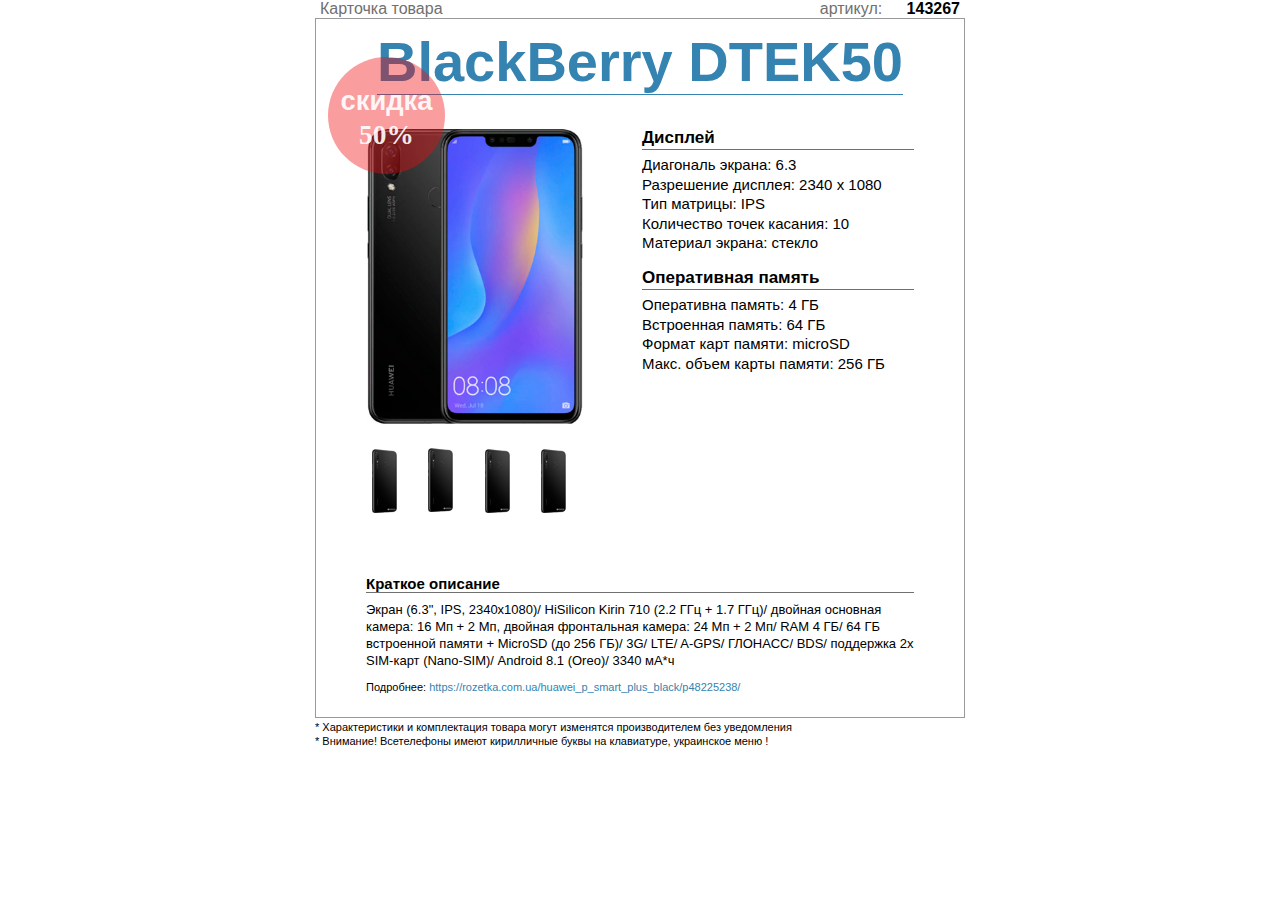
<file: Day4/index.html>
<!DOCTYPE html>
<html lang="en">
<head>
    <meta charset="UTF-8">
    <title>BlackBerry</title>
    <link href="css/Style.css" rel="stylesheet">
</head>

<body>

<div class="block-main">
    <div id="head1">
        <p> Карточка товара</p>
        <div> артикул:
            <a style="font-weight:bold;color: black; margin-left: 20px;"> 143267</a>
        </div>
    </div>   <!-- Done -->
    <main>
        <div class="name">
            <h1 style="color:#3583b0"> BlackBerry DTEK50 </h1>
        </div>    <!-- Done -->
        <div id="itemALL">
            <div class="item">
                <img id="photo" height="298" width="218" src="img/photo.jpg" alt="загрузка...">
                    <div id="info1">
                        <p style=" font-size:17px; border-bottom: 1px solid #707070;font-weight: 700;"> Дисплей </p>
                        <p style="font-size:15px; margin-top:5px; font-weight: 400;"> Диагональ экрана: 6.3 </p>
                        <p style="font-size:15px;">Разрешение дисплея: 2340 x 1080</p>
                        <p style="font-size:15px;">Тип матрицы: IPS</p>
                        <p style="font-size:15px;">Количество точек касания: 10</p>
                        <p style="font-size:15px;">Материал экрана: стекло</p>
                    </div>
                    <div id="info2">
                        <p style="font-size:17px;border-bottom: 1px solid #707070;"><b>Оперативная память</b>
                        </p>
                        <p style="font-size:15px; margin-top:5px;"> Оперативна память: 4
                            ГБ</p>
                        <p style="font-size:15px;"> Встроенная память: 64 ГБ</p>
                        <p style="font-size:15px;"> Формат карт памяти: microSD </p>
                        <p style="font-size:15px;">Макс. объем карты памяти:
                            256 ГБ</p>
                    </div>

   <div> <img class="photo1" id="photo-hover" height="67" width="30" src="img/photo1.png" alt="загрузка..."></div>
    <div>  <img class="photo2" id="photo-hover1" height="67" width="30" src="img/photo1.png" alt="загрузка..."></div>
    <div>  <img class="photo3" id="photo-hover2" height="67" width="30" src="img/photo1.png" alt="загрузка..."></div>
    <div> <img class="photo4" id="photo-hover3" height="67" width="30" src="img/photo1.png" alt="загрузка..."></div>

            </div>
        </div>
        <div class="lastInfo">
            <p style=" font-size:15px; border-bottom: 1px solid #707070;font-weight: 700;">Краткое описание</p>
            <p id="fontLast" style=" font-size:13px; line-height:1.3; margin-top:9px;">Экран (6.3", IPS, 2340x1080)/
                HiSilicon Kirin 710 (2.2 ГГц + 1.7 ГГц)/ двойная основная камера: 16 Мп + 2 Мп, двойная фронтальная
                камера:
                24 Мп + 2 Мп/ RAM 4 ГБ/ 64 ГБ встроенной памяти + MicroSD (до 256 ГБ)/ 3G/ LTE/ A-GPS/ ГЛОНАСС/ BDS/
                поддержка 2х SIM-карт (Nano-SIM)/ Android 8.1 (Oreo)/ 3340 мА*ч</p>
            <p style="margin-top:10px;"></p>
            <p style="font-size:11px;line-height:1.3; margin-bottom: 17px; wight:500px; height:20px; "> Подробнее: <a
                    href="https://rozetka.com.ua/huawei_p_smart_plus_black/p48225238/" style="color:#3583b0;text-decoration: none;">
                https://rozetka.com.ua/huawei_p_smart_plus_black/p48225238/</a></p>
        </div>

    </main>
    <div class="sell" id="sell-hover">
        <p style="display:flex;margin-top:6px;font-family: Arial,sans-serif;">
            скидка
        <p style="margin-top:3px;"> 50%

    </div>
</div>
<footer id="footer">
    <p>* Характеристики и комплектация товара могут изменятся производителем без уведомления</p>
    <p>* Внимание! Всетелефоны имеют кирилличные буквы на клавиатуре, украинское меню !</p>
</footer>


</body>

</html>
</file>
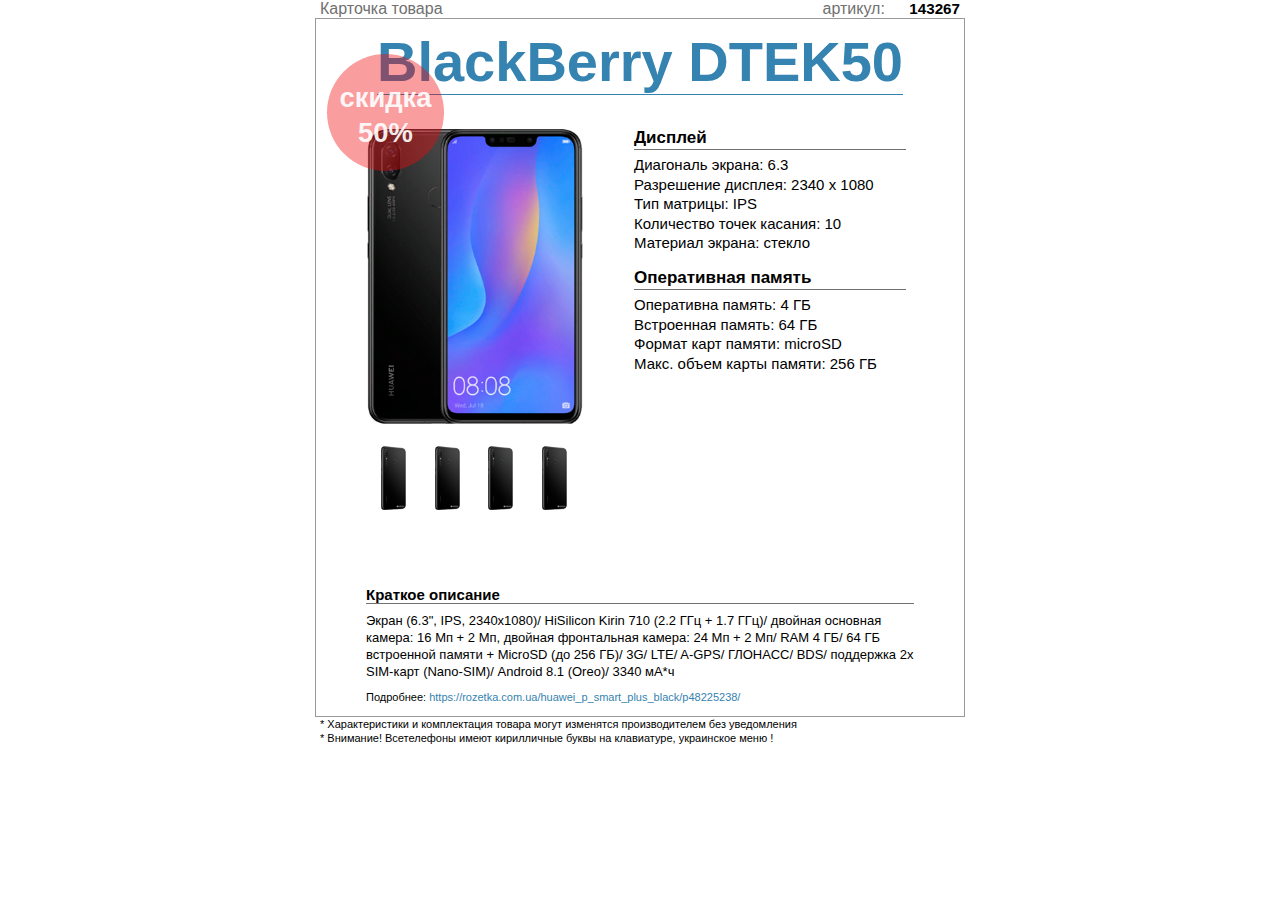
<file: Day4CorrectedVersion/index.html>
<!DOCTYPE html>
<html lang="en">
<head>
    <meta charset="UTF-8">
    <meta name="viewport" content="width=device-width, initial-scale=1">
    <title>BlackBerry DTEK50</title>
    <link href="css/Style.css" rel="stylesheet">
</head>

<body>

<div class="block-main">
    <div id="head1">
        <p> Карточка товара</p>
        <div> артикул:
            <a id="top_info" style="font-weight:bold;color: black; margin-left: 20px;"> 143267</a>
        </div>
    </div>   <!-- Done -->
    <main>
        <div class="name">
            <h1 style="color:#3583b0"> BlackBerry DTEK50 </h1>
        </div>    <!-- Done -->
        <div id="itemALL">

            <div class="item">
                <img id="photo" src="img/photo.jpg" alt="загрузка...">
                <div id="block-mini-photo">
                <div> <img class="photo1" id="photo-hover" src="img/photo1.png" alt="загрузка..."></div>
                <div>  <img class="photo2" id="photo-hover1" src="img/photo1.png" alt="загрузка..."></div>
                <div>  <img class="photo3" id="photo-hover2" src="img/photo1.png" alt="загрузка..."></div>
                <div> <img class="photo4" id="photo-hover3" src="img/photo1.png" alt="загрузка..."></div>
                </div>
            </div>
            <div class="sell" id="sell-hover">
                <p style="display:flex;margin-top:6px;font-family: Arial,sans-serif;">
                    скидка
                <p style="margin-top:3px;"> 50%

            </div>
            <div id="info-right-block">
            <div id="info1">
                <p style=" font-size:17px; border-bottom: 1px solid #707070;font-weight: 700;"> Дисплей </p>
                <p style="font-size:15px; margin-top:5px; font-weight: 400;"> Диагональ экрана: 6.3 </p>
                <p style="font-size:15px;">Разрешение дисплея: 2340 x 1080</p>
                <p style="font-size:15px;">Тип матрицы: IPS</p>
                <p style="font-size:15px;">Количество точек касания: 10</p>
                <p style="font-size:15px;">Материал экрана: стекло</p>
            </div>
            <div id="info2">
                <p style="font-size:17px;border-bottom: 1px solid #707070;"><b>Оперативная память</b>
                </p>
                <p style="font-size:15px; margin-top:5px;"> Оперативна память: 4
                    ГБ</p>
                <p style="font-size:15px;"> Встроенная память: 64 ГБ</p>
                <p style="font-size:15px;"> Формат карт памяти: microSD </p>
                <p style="font-size:15px;">Макс. объем карты памяти:
                    256 ГБ</p>
            </div>
            </div>
        </div>
        <div class="lastInfo">
            <p style=" font-size:15px; border-bottom: 1px solid #707070;font-weight: 700;">Краткое описание</p>
            <p id="fontLast" style=" font-size:13px; line-height:1.3; margin-top:9px;">Экран (6.3", IPS, 2340x1080)/
                HiSilicon Kirin 710 (2.2 ГГц + 1.7 ГГц)/ двойная основная камера: 16 Мп + 2 Мп, двойная фронтальная
                камера:
                24 Мп + 2 Мп/ RAM 4 ГБ/ 64 ГБ встроенной памяти + MicroSD (до 256 ГБ)/ 3G/ LTE/ A-GPS/ ГЛОНАСС/ BDS/
                поддержка 2х SIM-карт (Nano-SIM)/ Android 8.1 (Oreo)/ 3340 мА*ч</p>
            <p style="margin-top:10px;"></p>
            <p style="font-size:11px;line-height:1.1; margin-bottom: 1px; min-width:200px; height:24px; overflow: hidden;"> Подробнее: <a
                    href="https://rozetka.com.ua/huawei_p_smart_plus_black/p48225238/" style="color:#3583b0;text-decoration: none;overflow: hidden;">
                https://rozetka.com.ua/huawei_p_smart_plus_black/p48225238/</a></p>
        </div>

    </main>
</div>
<footer id="footer">
    <p>* Характеристики и комплектация товара могут изменятся производителем без уведомления</p>
    <p>* Внимание! Всетелефоны имеют кирилличные буквы на клавиатуре, украинское меню !</p>
</footer>


</body>

</html>
</file>
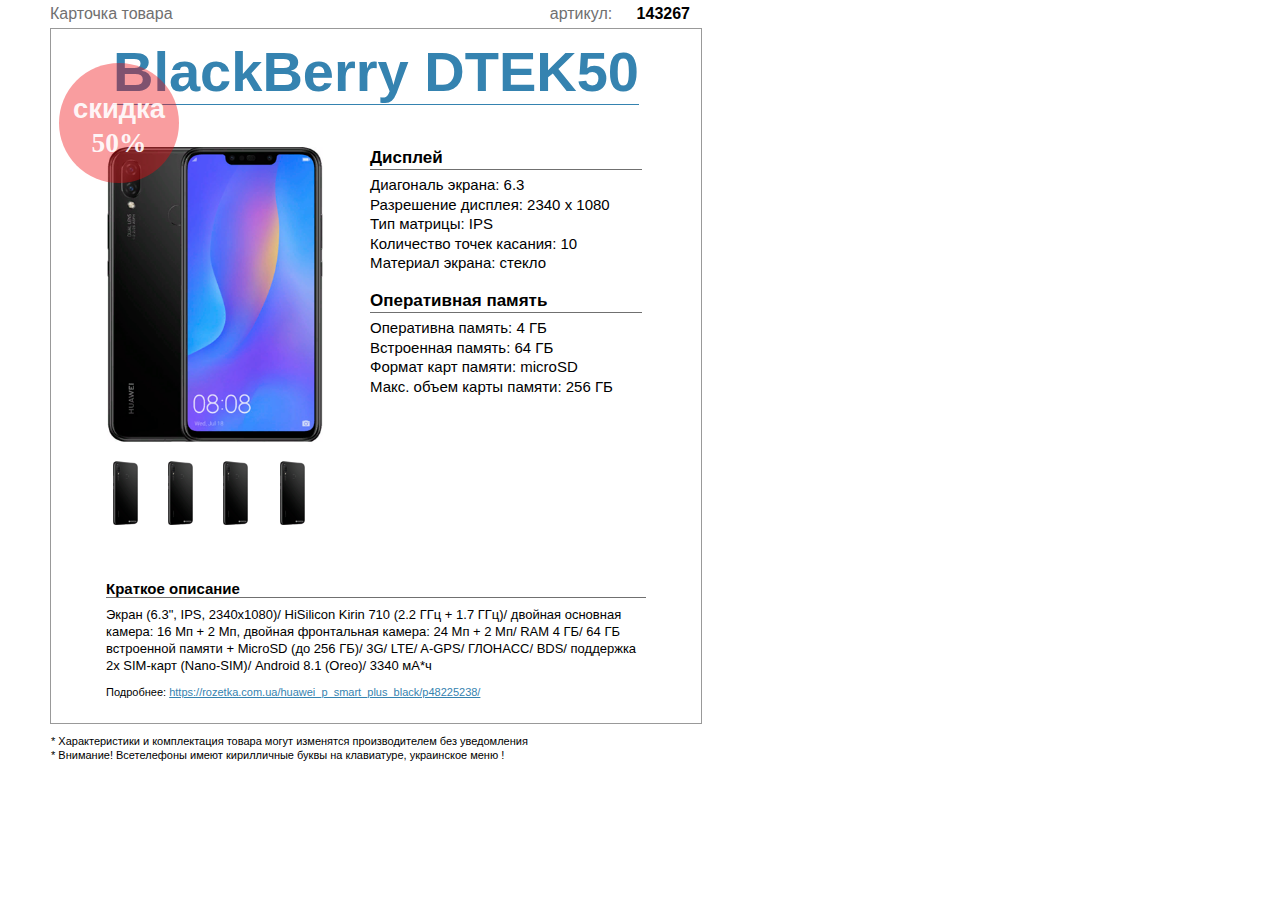
<file: Day 3/Day3HomeWork.html>
<!DOCTYPE html>
<html lang="en">
<head>
    <meta charset="UTF-8">
    <title>BlackBerry</title>
    <link href="css/Day%203%20home.css" rel="stylesheet">
</head>

<body>
<div id="head1">
    <p> Карточка товара</p>
    <div> артикул:
        <he-he style="font-weight:bold;color: black; margin-left: 20px;"> 143267</he-he>
    </div>
</div>
<div id="info">
    <div class="name">
        <h1 style="color:#3583b0"> BlackBerry DTEK50 </h1>
    </div>
    <div id="itemALL">
        <div class="info-text">
            <div class="info1">
                <p style=" font-size:17px; border-bottom: 1px solid #707070;font-weight: 700;"> Дисплей </p>
                <p style="font-size:15px; margin-top:5px; font-weight: 400;"> Диагональ экрана: 6.3 </p>
                <p style="font-size:15px;font-weight: 400;">Разрешение дисплея: 2340 x 1080</p>
                <p style="font-size:15px;font-weight: 400;">Тип матрицы: IPS</p>
                <p style="font-size:15px;font-weight: 400;">Количество точек касания: 10</p>
                <p style="font-size:15px;font-weight: 400;">Материал экрана: стекло</p>
            </div>
            <div class="info2">
                <p style="font-size:17px;border-bottom: 1px solid #707070"><b>Оперативная память</b></p>
                <p style="font-size:15px; margin-top:5px; font-weight: 400;"> Оперативна память: 4 ГБ</p>
                <p style="font-size:15px;font-weight: 400;"> Встроенная память: 64 ГБ</p>
                <p style="font-size:15px;font-weight: 400;"> Формат карт памяти: microSD </p>
                <p style="font-size:15px;font-weight: 400;">Макс. объем карты памяти: 256 ГБ</p>
            </div>
        </div>
        <div class="item">
            <div class="photo"><img height="298" width="218" src="img/photo.jpg" alt="загрузка..."></div>
            <div class="photo1"><img height="67" width="30" src="img/photo1.png" alt="загрузка..."></div>
            <div class="photo2"><img height="67" width="30" src="img/photo1.png" alt="загрузка..."></div>
            <div class="photo3"><img height="67" width="30" src="img/photo1.png" alt="загрузка..."></div>
            <div class="photo4"><img height="67" width="30" src="img/photo1.png" alt="загрузка..."></div>
        </div>
    </div>
    <div class="lastInfo">
        <p style=" font-size:15px; border-bottom: 1px solid #707070;font-weight: 700;">Краткое описание</p>
        <p id="fontLast" style=" font-size:13px; line-height:1.3; margin-top:9px;">Экран (6.3", IPS, 2340x1080)/
            HiSilicon Kirin 710 (2.2 ГГц + 1.7 ГГц)/ двойная основная камера: 16 Мп + 2 Мп, двойная фронтальная камера:
            24 Мп + 2 Мп/ RAM 4 ГБ/ 64 ГБ встроенной памяти + MicroSD (до 256 ГБ)/ 3G/ LTE/ A-GPS/ ГЛОНАСС/ BDS/
            поддержка 2х SIM-карт (Nano-SIM)/ Android 8.1 (Oreo)/ 3340 мА*ч</p>
        <p style="margin-top:10px;"></p>
        <p style="font-size:11px;line-height:1.3;"> Подробнее: <a
                href="https://rozetka.com.ua/huawei_p_smart_plus_black/p48225238/" style="color:#3583b0">
            https://rozetka.com.ua/huawei_p_smart_plus_black/p48225238/</a></p>
    </div>
</div>
<footer style="font-size:11px;font-family: Arial,sans-serif;margin-left: 51px;line-height:1.3; margin-top:10px; width:650px; height: 35px;">
    <p>* Характеристики и комплектация товара могут изменятся производителем без уведомления</p>
    <p>* Внимание! Всетелефоны имеют кирилличные буквы на клавиатуре, украинское меню !</p>
</footer>
<div class="sell">
    <p style="margin-top:6px;font-family: Arial;">
        скидка
    <p style="margin-top:3px;"> 50% </p>
    </p>
</div>

</body>

</html>
</file>
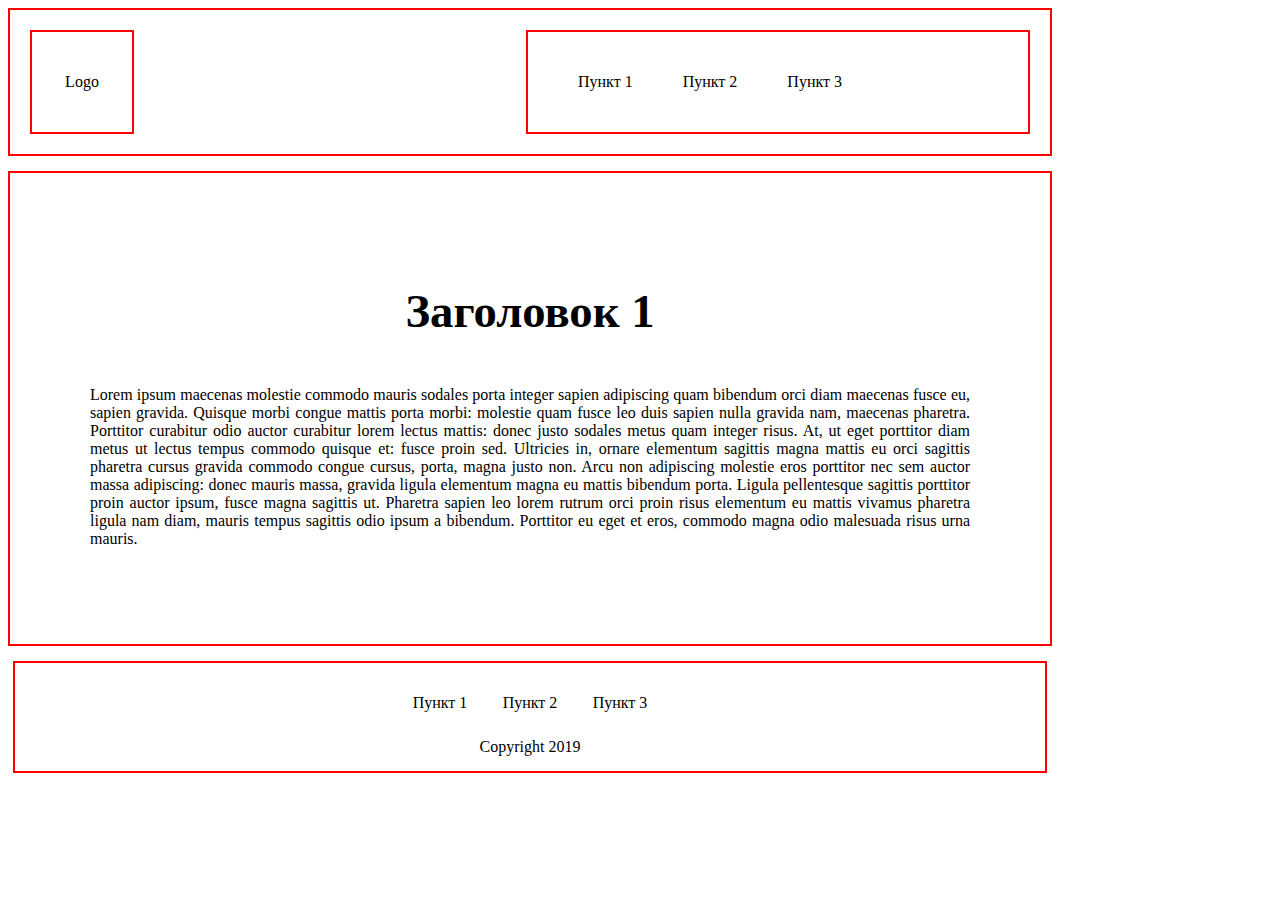
<file: Day1/dz1.html>
<!DOCTYPE html>
<html lang="en">
<head>
    <meta charset="UTF-8">
    <title>Home work day 1</title>


    <div style="border:2px solid red; display: flex; flex-direction: row; width: 1000px; justify-content: space-between;padding:20px;">
        <div style="border:2px solid red; height:100px; width: 100px;display: flex; justify-content: center; align-items: center; ">
            Logo
        </div>
        <div style="border:2px solid red; display: flex; flex-direction: row; align-items: center; height:100px; width: 500px; ">
            <p style="margin-left:50px;">Пункт 1 </p>
            <p style="margin-left:50px;">Пункт 2 </p>
            <p style="margin-left:50px;"> Пункт 3 </p>
        </div>
    </div >
</head>

<body>
<main  style="border:2px solid red; display: flex; width: 880px; justify-content: center; flex-direction: column; padding:80px; margin-top: 15px;" >
    <h1 style=" display: flex; justify-content: center; font-size: 35pt;"> Заголовок 1 </h1>

    <p style="text-align: justify"> Lorem ipsum maecenas molestie commodo mauris sodales porta integer sapien adipiscing quam bibendum orci diam
        maecenas fusce eu, sapien gravida. Quisque morbi congue mattis porta morbi: molestie quam fusce leo duis sapien
        nulla gravida nam, maecenas pharetra.

        Porttitor curabitur odio auctor curabitur lorem lectus mattis: donec justo sodales metus quam integer risus. At,
        ut eget porttitor diam metus ut lectus tempus commodo quisque et: fusce proin sed. Ultricies in, ornare
        elementum sagittis magna mattis eu orci sagittis pharetra cursus gravida commodo congue cursus, porta, magna
        justo non. Arcu non adipiscing molestie eros porttitor nec sem auctor massa adipiscing: donec mauris massa,
        gravida ligula elementum magna eu mattis bibendum porta. Ligula pellentesque sagittis porttitor proin auctor
        ipsum, fusce magna sagittis ut. Pharetra sapien leo lorem rutrum orci proin risus elementum eu mattis vivamus
        pharetra ligula nam diam, mauris tempus sagittis odio ipsum a bibendum. Porttitor eu eget et eros, commodo magna
        odio malesuada risus urna mauris.
    </p>
</main>

</body>

<footer  style="border:2px solid red; display: flex; width: 1000px; justify-content: center; flex-direction: column; padding:15px; margin-top:15px; margin-left: 5px;" >

       <div style="display: flex; flex-direction: row; justify-content: space-around; width:270px; align-self: center;" >
           <p >Пункт 1 </p>
           <p >Пункт 2 </p>
           <p >Пункт 3 </p>
       </div>
        <div style="width:150px; display: flex; align-self: center; justify-content: center; margin-top:10px;">Copyright 2019</div>

</footer>

</html>
</file>
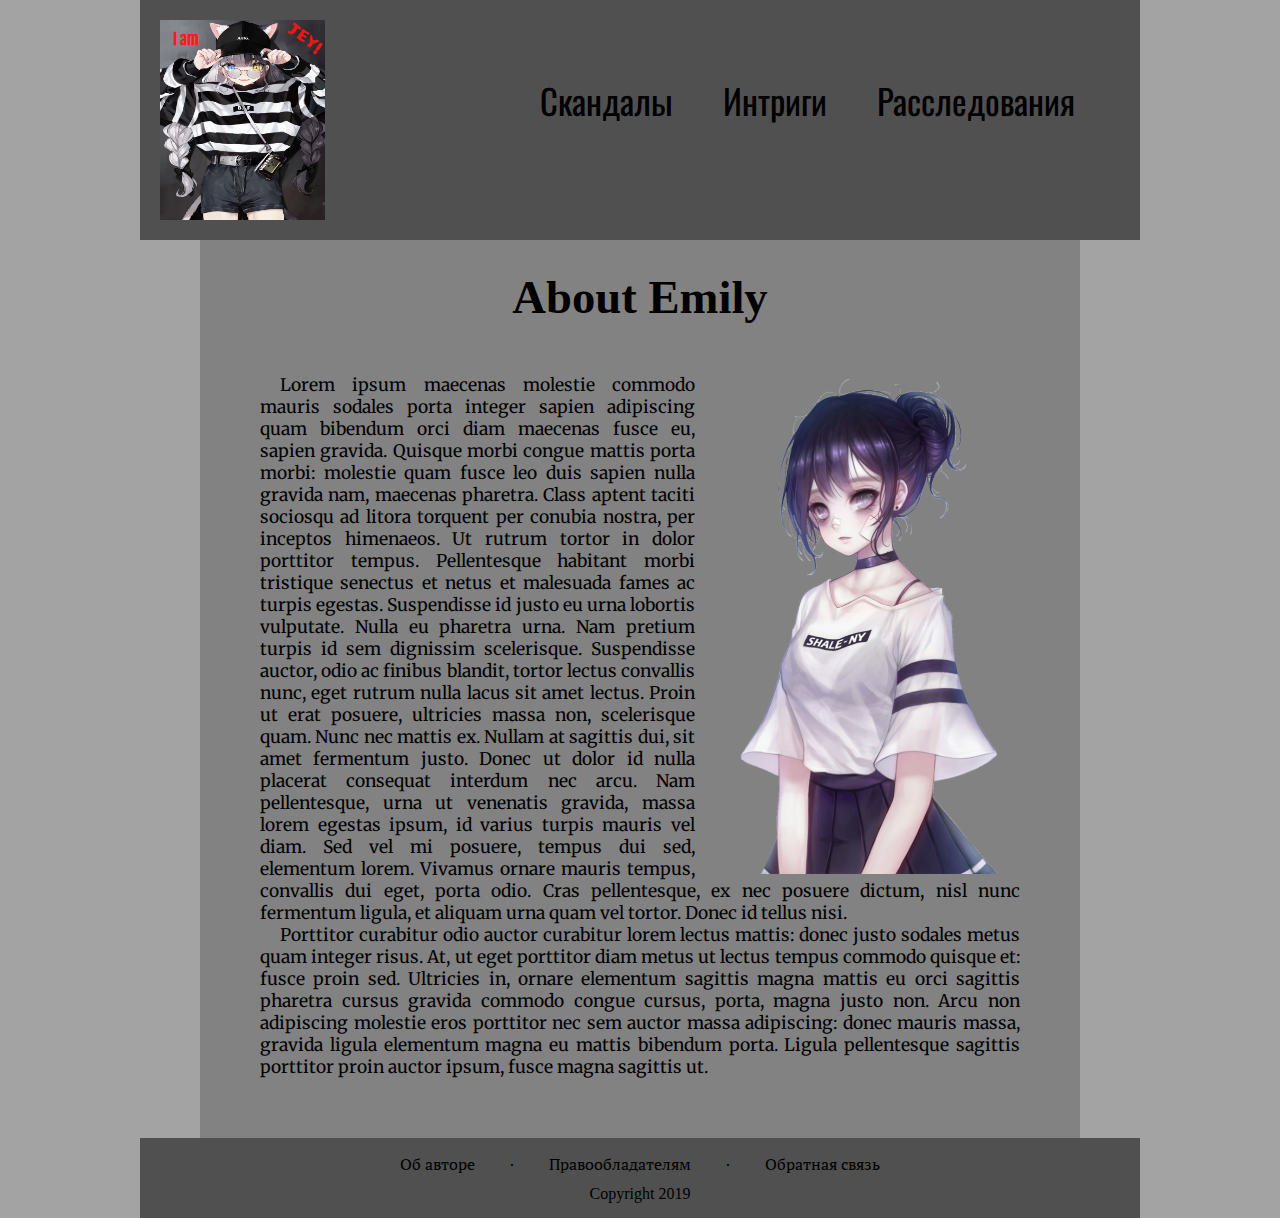
<file: Day2/HomeWorkDay2.html>
<!DOCTYPE html>
<html lang="en">
<div style="background: rgba(0,0,0,0.36);">
    <head>
        <meta charset="UTF-8">
        <title>Home work day 2</title>
        <link href="CSS/Style.css" rel="stylesheet">
        <link href="https://fonts.googleapis.com/css?family=Dokdo|Fjalla+One|Oswald|Merriweather|PT+Serif" rel="stylesheet">

        <div id="top-block">
            <div id="top-img">
                <img src="img/1.jpg" alt="Logo" width="100%" height="100%">
            </div>
            <div class="name1"> I am</div>
            <div class="name2"> JEY!</div>
            <div id="top-sl">
                <p ><a href="Oooops.html" class="color1">Скандалы</a></p>
                <p style="margin-left:50px;"><a href="Oooops.html" class="color1">Интриги</a></p>
                <p style="margin-left:50px;"><a href="Oooops.html" class="color1">Расследования</a></p>
            </div>
        </div>

    </head>

    <body>
    <div class="main-size">
    <main id="main-block">
        <h1 style=" display: flex; justify-content: center; font-size: 35pt; margin-bottom:20px; position:relative; top: -30px ;" > About Emily </h1>

        <p style="text-align: justify; font-size: 13pt; font-family: 'Merriweather', serif; text-indent: 20px;">
            <img src="img/2.png" alt="Logo" width="325px" height="500px" id="main-img">

            Lorem ipsum maecenas molestie commodo mauris sodales porta integer sapien adipiscing quam bibendum orci diam
            maecenas fusce eu, sapien gravida. Quisque morbi congue mattis porta morbi: molestie quam fusce leo duis
            sapien
            nulla gravida nam, maecenas pharetra.
            Class aptent taciti sociosqu ad litora torquent per conubia nostra, per inceptos himenaeos. Ut rutrum tortor
            in dolor porttitor tempus. Pellentesque habitant morbi tristique senectus et netus et malesuada fames ac
            turpis egestas. Suspendisse id justo eu urna lobortis vulputate. Nulla eu pharetra urna. Nam pretium turpis
            id sem dignissim scelerisque. Suspendisse auctor, odio ac finibus blandit, tortor lectus convallis nunc,
            eget rutrum nulla lacus sit amet lectus. Proin ut erat posuere, ultricies massa non, scelerisque quam. Nunc
            nec mattis ex. Nullam at sagittis dui, sit amet fermentum justo. Donec ut dolor id nulla placerat consequat
            interdum nec arcu. Nam pellentesque, urna ut venenatis gravida, massa lorem egestas ipsum, id varius turpis
            mauris vel diam. Sed vel mi posuere, tempus dui sed, elementum lorem. Vivamus ornare mauris tempus,
            convallis dui eget, porta odio. Cras pellentesque, ex nec posuere dictum, nisl nunc fermentum ligula, et
            aliquam urna quam vel tortor. Donec id tellus nisi.

        <p style="text-align: justify; font-size: 13pt; font-family: 'Merriweather', serif;text-indent: 20px;"> Porttitor curabitur odio auctor curabitur lorem lectus mattis: donec justo sodales metus quam integer risus.
            At,
            ut eget porttitor diam metus ut lectus tempus commodo quisque et: fusce proin sed. Ultricies in, ornare
            elementum sagittis magna mattis eu orci sagittis pharetra cursus gravida commodo congue cursus, porta, magna
            justo non. Arcu non adipiscing molestie eros porttitor nec sem auctor massa adipiscing: donec mauris massa,
            gravida ligula elementum magna eu mattis bibendum porta. Ligula pellentesque sagittis porttitor proin auctor
            ipsum, fusce magna sagittis ut.</p>
        </p>

    </main>
    </div>
    </body>

    <div id="fb-root"></div>

    <footer id="lower-block">

        <div style="display: flex; flex-direction: row; justify-content: space-evenly; width:550px; align-self: center; font-family: 'PT Serif', serif; ">
            <p><a href="Oooops.html" class="color1">Об авторе </a></p>
            <p>&#183;</p><p><a href="Oooops.html" class="color1">Правообладателям</a></p>
            <p>&#183;</p><p><a href="Oooops.html" class="color1">Обратная связь</a></p>
        </div>
        <div style="width:300px; display: flex; align-self: center; justify-content: center; margin-top:10px;">Copyright
            2019
        </div>

    </footer>
</div>
</html>
</file>
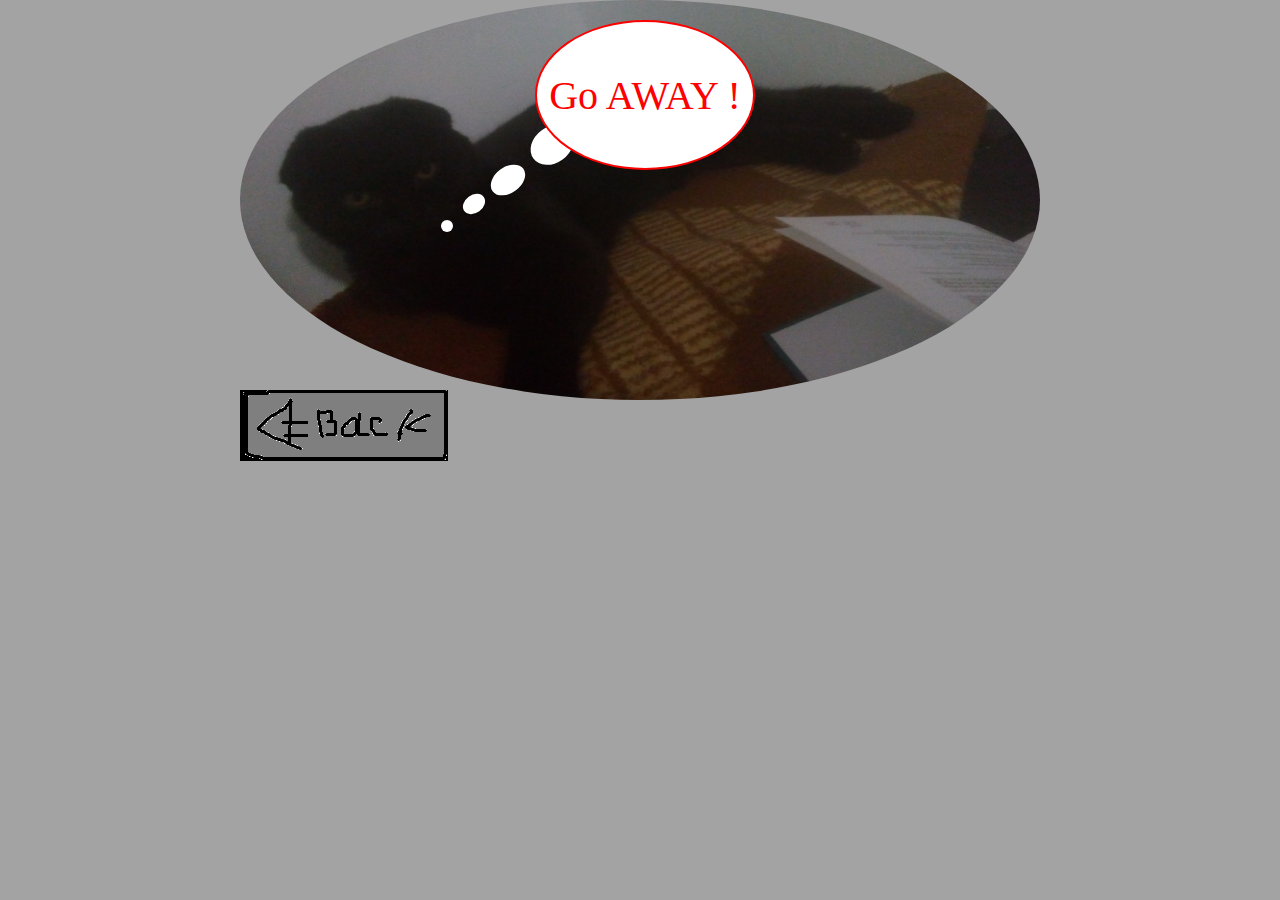
<file: Day2/Oooops.html>
<!DOCTYPE html>
<html lang="en">
<head>
    <meta charset="UTF-8">
    <title>About author</title>
    <link href="CSS/Style.css" rel="stylesheet">
</head>
<body style="background: rgba(0,0,0,0.36);">
<div style="width:800px; height: 400px; margin:auto;">
<img src="img/3.jpg" alt="Loading..." height="400" width="800" style=" display:flex; border-radius: 50%;" >
<p id="author-text">Go AWAY !</p>

    <div class="text-circle"> </div>
    <div class="text-circle1"> </div>
    <div class="text-circle2"> </div>
    <div class="text-circle3"> </div>

    <div class="button-back"> <a href="HomeWorkDay2.html"  > <img src="img/button.jpg" alt="Back"></a>
    </div>

</div>
</body>
</html>
</file>
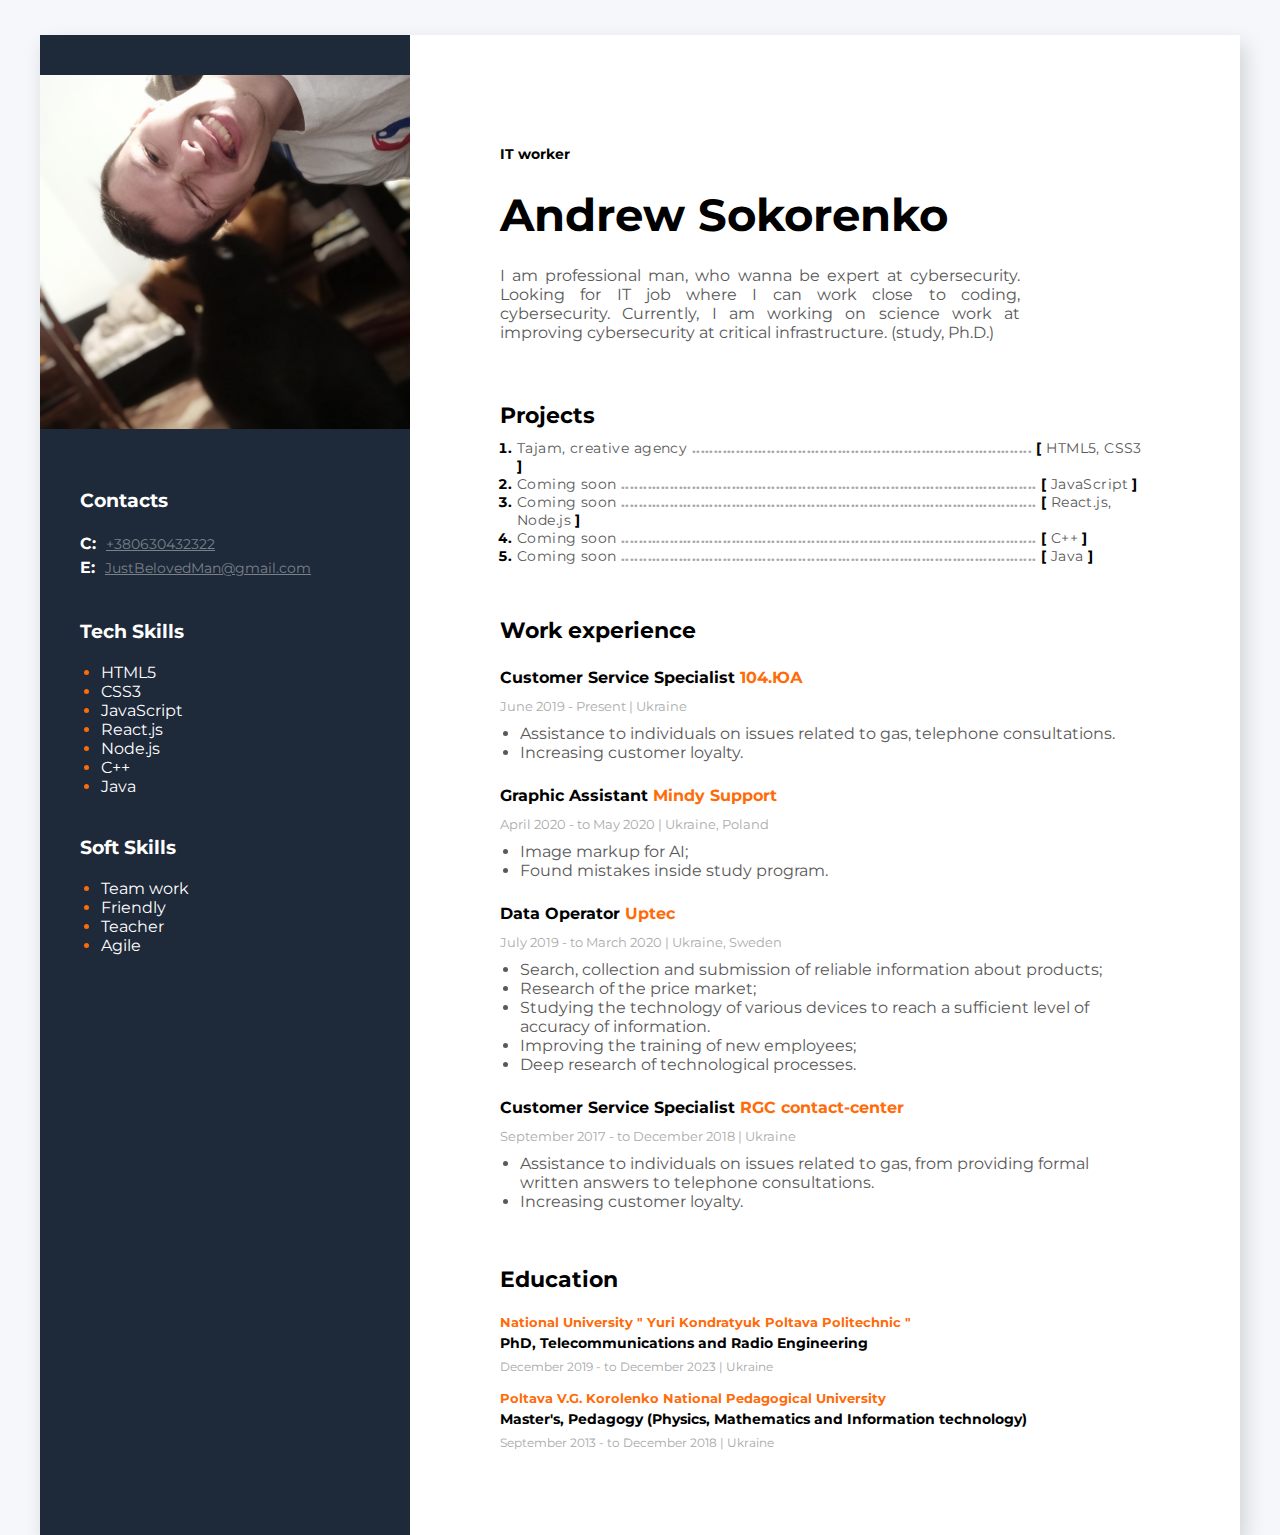
<file: resume/my_resume.html>
<!DOCTYPE html>
<html lang="en">
<head>
    <meta charset="UTF-8">
    <meta name="viewport" content="width=device-width, initial-scale=1.0">
    <link rel="stylesheet" href="./css/style.css">
    <link href="https://fonts.googleapis.com/css2?family=Montserrat:wght@400;700&display=swap" rel="stylesheet">
    <title>My resume</title>
</head>
<body>

          <!-- main container-->

<div class="main-container">

          <!-- sidebar-->

    <aside class="sidebar">
        <img class="img-container" src="./pictures/pd_crop_1580033279.jpg" alt="My photo" height="600" width="600">
          <!-- Contacts container-->
        <div class="contact-container">
            <h3 class="contact-container-tittle" >Contacts</h3>
            <div><span class="contact-container-field"  >C:</span> <a class="contact-links" href="tell:+380630432322">+380630432322</a></div>
            <div><span class="contact-container-field"  >E:</span> <a class="contact-links" href="mailto:justbelovedman@gmail.com">JustBelovedMan@gmail.com</a></div>
        </div>
          <!-- Tech skils container-->
        <div class="tech-skills-container">
            <h3 class="tech-skills-tittle" >Tech Skills</h3>
            <ul class="tech-skills-ul">
                <li> <span class="tech-skills-text" > HTML5 </span> </li>
                <li> <span class="tech-skills-text" > CSS3 </span> </li>
                <li> <span class="tech-skills-text" > JavaScript </span> </li>
                <li> <span class="tech-skills-text" > React.js </span> </li>
                <li> <span class="tech-skills-text" > Node.js </span> </li>
                <li> <span class="tech-skills-text" > C++ </span> </li>
                <li> <span class="tech-skills-text" > Java </span> </li>
            </ul>
        </div>
          <!-- Soft skills container-->
        <div class="soft-skills-container">
            <h3 class="soft-skills-tittle" >Soft Skills</h3>
            <ul class="soft-skills-ul" >
                <li> <span class="soft-skills-text" > Team work </span>  </li>
                <li> <span class="soft-skills-text" > Friendly </span>  </li>
                <li> <span class="soft-skills-text" > Teacher </span>  </li>
                <li> <span class="soft-skills-text" > Agile </span>  </li>
            </ul>
        </div>
    </aside>

          <!-- about me countainer-->

    <div class="about-me-container">

          <!-- about me main info-->

    <div class="about-me-main-info-cantainer"> 
        <h2 class="about-me-position">IT worker</h2>
        <h1 class="about-me-name">Andrew Sokorenko</h1>
        <p class="about-me-text"> I am professional man, who wanna be expert at cybersecurity. Looking for IT job where I can work close to coding, cybersecurity. Currently, I am working on science work at improving cybersecurity at critical infrastructure. (study, Ph.D.)
            </p>
    </div>

        <!-- projects container-->
    
    <div class="projects-container" >
        <h3 class="projects-container-tittle">Projects</h3>
        <ol class="projects-container-ol" >
            <li> <a href="https://belovedman.github.io/Day5/index.html" class="projects-container-ref1" > Tajam, creative agency</a> 
                <span class="projects-container-points" >.............................................................................</span>
                <span class="projects-container-bracket" >[ <span class="projects-container-skills" > HTML5, CSS3 </span>  ] </span>
            </li>
            <li> <a href="#" class="projects-container-ref" > Coming soon</a> 
                <span class="projects-container-points" >..............................................................................................</span>
                <span class="projects-container-bracket" >[ <span class="projects-container-skills" > JavaScript </span>  ] </span>
            </li>
            <li> <a href="#" class="projects-container-ref" > Coming soon</a> 
                <span class="projects-container-points" >..............................................................................................</span>
                <span class="projects-container-bracket" >[ <span class="projects-container-skills" > React.js, Node.js </span>  ] </span>
            </li> 
            <li> <a href="#" class="projects-container-ref" > Coming soon</a> 
                <span class="projects-container-points" >..............................................................................................</span>
                <span class="projects-container-bracket" >[ <span class="projects-container-skills" > C++ </span> ] </span>
            </li>
            <li> <a href="#" class="projects-container-ref" > Coming soon</a> 
                <span class="projects-container-points" >..............................................................................................</span>
                <span class="projects-container-bracket" >[ <span class="projects-container-skills" > Java </span>  ] </span>
            </li>
        </ol>
    </div>

        <!-- work experience -->

     <div class="work-experience-container">
    
     <h3 class="work-experience-tittle">Work experience</h3>
             <!-- company 1-->
             <div class="work-experience-about-company">
                <h4 class="work-experience-job-position"> Customer Service Specialist <span class="work-experience-company">104.ЮА</span> </h4>  
                <span class="work-experience-time"> June 2019 - Present | Ukraine </span>
              <ul class="work-experience-about-work">
                <li class="work-experience-li">
                    Assistance to individuals on issues related to gas, telephone consultations. </li>
                   <li class="work-experience-li">Increasing customer loyalty.</li>
              </ul>
           </div>

             <!-- company 2-->
             <div class="work-experience-about-company">
                <h4 class="work-experience-job-position"> Graphic Assistant <span class="work-experience-company">Mindy Support</span> </h4>  
                <span class="work-experience-time"> April 2020 - to May 2020 | Ukraine, Poland</span>
              <ul class="work-experience-about-work">
                 <li class="work-experience-li"> Image markup for AI; </li>
                 <li class="work-experience-li"> Found mistakes inside study program.</li>

              </ul>
           </div>
        <!-- company 3-->
     <div class="work-experience-about-company">
          <h4 class="work-experience-job-position"> Data Operator <span class="work-experience-company">Uptec</span> </h4>  
          <span class="work-experience-time"> July 2019 - to March 2020 | Ukraine, Sweden </span>
        <ul class="work-experience-about-work">
           <li class="work-experience-li">Search, collection and submission of reliable information about products; </li>
           <li class="work-experience-li">Research of the price market;</li>
           <li class="work-experience-li">Studying the technology of various devices to reach a sufficient level of accuracy of information.</li>
           <li class="work-experience-li">Improving the training of new employees;</li>
           <li class="work-experience-li">Deep research of technological processes.</li>
        </ul>
     </div>
         <!-- company 4-->
     <div class="work-experience-about-company">
        <h4 class="work-experience-job-position" > Customer Service Specialist <span class="work-experience-company" >RGC contact-center</span></h4>  
        <span class="work-experience-time" > September 2017 - to December 2018 | Ukraine </span>
            <ul class="work-experience-about-work">
               <li class="work-experience-li">
                Assistance to individuals on issues related to gas, from providing formal written answers to telephone consultations. </li>
               <li class="work-experience-li">Increasing customer loyalty.</li>
            </ul>
        </div>



        <!-- Education -->
     <div class="education-continer">   
     <h3 class="education-tittle">Education</h3>

        <!-- University 1-->
     <h5 class="education-university" >National University " Yuri Kondratyuk Poltava Politechnic "</h5>
     <h6 class="education-spec" >PhD, Telecommunications and Radio Engineering</h6>
     <span class="education-time" > December 2019 - to December 2023 | Ukraine </span>

        <!-- University 2-->
     <h5 class="education-university">Poltava V.G. Korolenko National Pedagogical University</h5>
     <h6 class="education-spec" >Master's, Pedagogy (Physics, Mathematics and Information technology)</h6>
     <span class="education-time" > September 2013 - to December 2018 | Ukraine </span>

    </div>
     </div>

     </div>

</div>

</body>
</html>
</file>
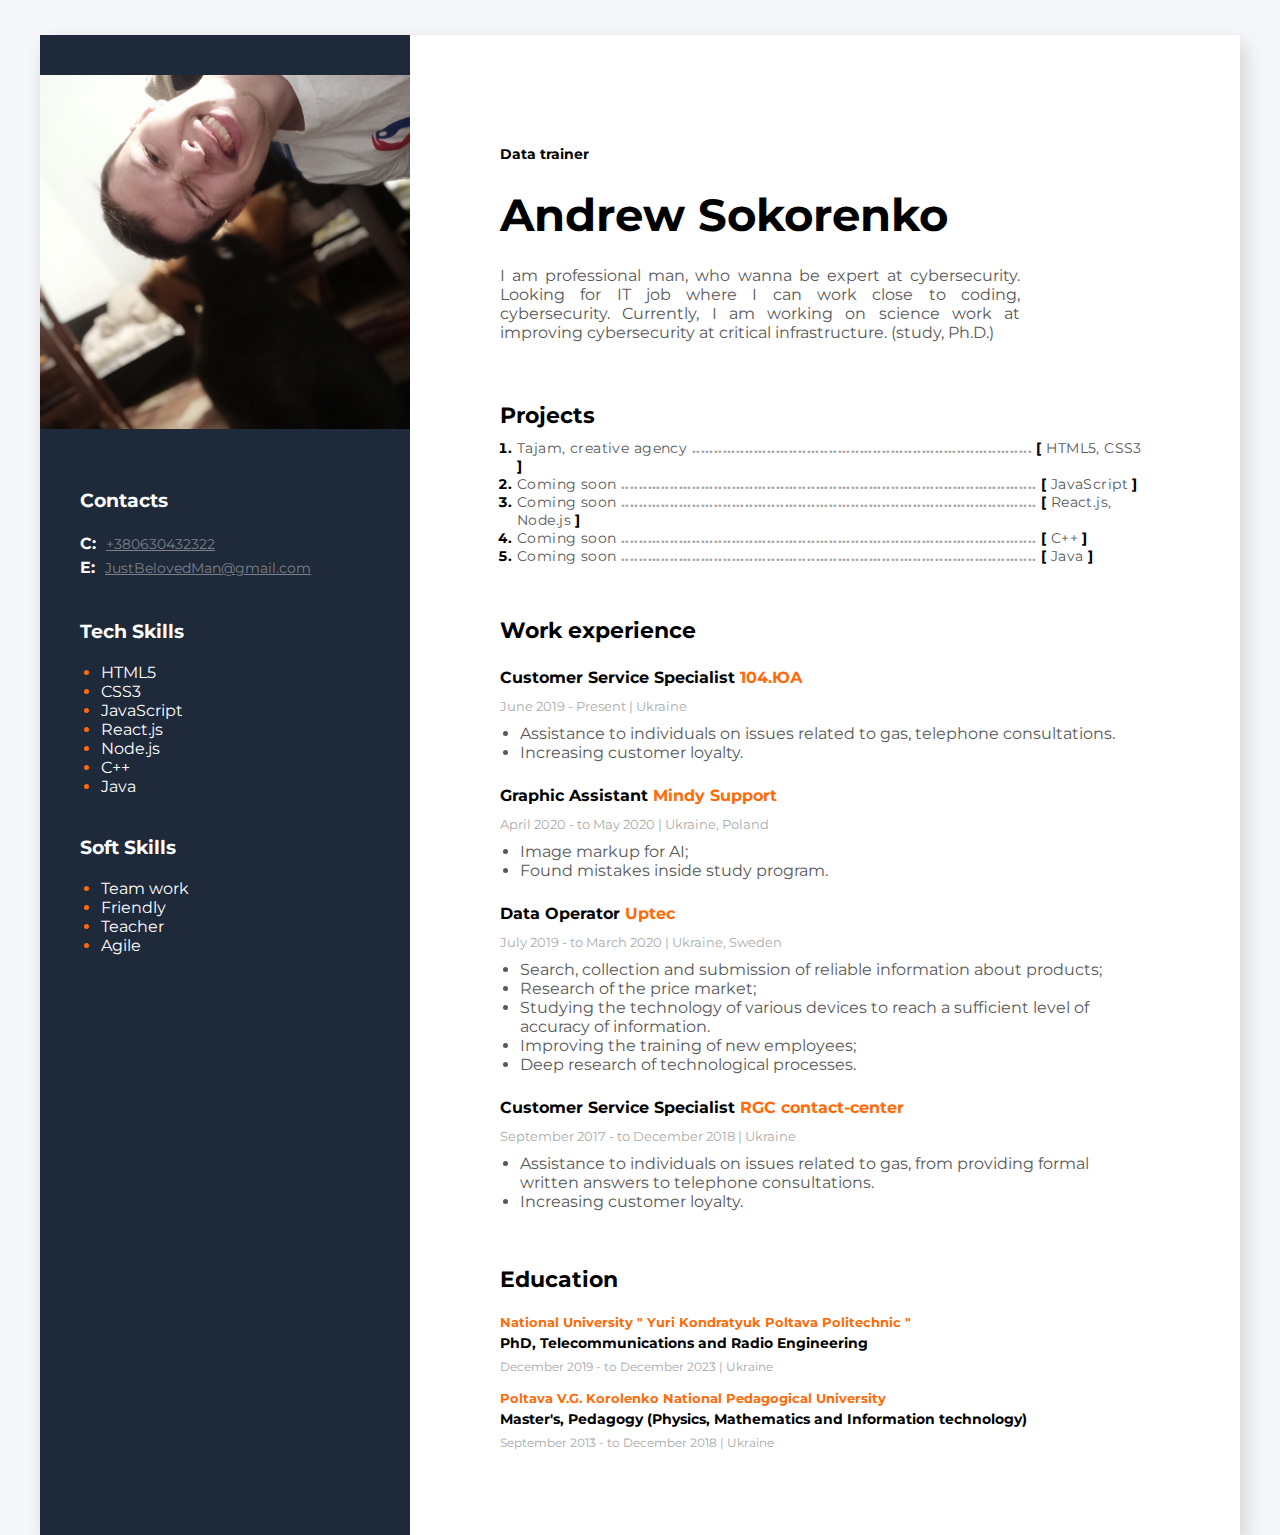
<file: resume/My_resume.html>
<!DOCTYPE html>
<html lang="en">
<head>
    <meta charset="UTF-8">
    <meta name="viewport" content="width=device-width, initial-scale=1.0">
    <link rel="stylesheet" href="./css/style.css">
    <link href="https://fonts.googleapis.com/css2?family=Montserrat:wght@400;700&display=swap" rel="stylesheet">
    <title>My resume</title>
</head>
<body>

          <!-- main container-->

<div class="main-container">

          <!-- sidebar-->

    <aside class="sidebar">
        <img class="img-container" src="./pictures/pd_crop_1580033279.jpg" alt="My photo" height="600" width="600">
          <!-- Contacts container-->
        <div class="contact-container">
            <h3 class="contact-container-tittle" >Contacts</h3>
            <div><span class="contact-container-field"  >C:</span> <a class="contact-links" href="tell:+380630432322">+380630432322</a></div>
            <div><span class="contact-container-field"  >E:</span> <a class="contact-links" href="mailto:justbelovedman@gmail.com">JustBelovedMan@gmail.com</a></div>
        </div>
          <!-- Tech skils container-->
        <div class="tech-skills-container">
            <h3 class="tech-skills-tittle" >Tech Skills</h3>
            <ul class="tech-skills-ul">
                <li> <span class="tech-skills-text" > HTML5 </span> </li>
                <li> <span class="tech-skills-text" > CSS3 </span> </li>
                <li> <span class="tech-skills-text" > JavaScript </span> </li>
                <li> <span class="tech-skills-text" > React.js </span> </li>
                <li> <span class="tech-skills-text" > Node.js </span> </li>
                <li> <span class="tech-skills-text" > C++ </span> </li>
                <li> <span class="tech-skills-text" > Java </span> </li>
            </ul>
        </div>
          <!-- Soft skills container-->
        <div class="soft-skills-container">
            <h3 class="soft-skills-tittle" >Soft Skills</h3>
            <ul class="soft-skills-ul" >
                <li> <span class="soft-skills-text" > Team work </span>  </li>
                <li> <span class="soft-skills-text" > Friendly </span>  </li>
                <li> <span class="soft-skills-text" > Teacher </span>  </li>
                <li> <span class="soft-skills-text" > Agile </span>  </li>
            </ul>
        </div>
    </aside>

          <!-- about me countainer-->

    <div class="about-me-container">

          <!-- about me main info-->

    <div class="about-me-main-info-cantainer"> 
        <h2 class="about-me-position">Data trainer</h2>
        <h1 class="about-me-name">Andrew Sokorenko</h1>
        <p class="about-me-text"> I am professional man, who wanna be expert at cybersecurity. Looking for IT job where I can work close to coding, cybersecurity. Currently, I am working on science work at improving cybersecurity at critical infrastructure. (study, Ph.D.)
            </p>
    </div>

        <!-- projects container-->
    
    <div class="projects-container" >
        <h3 class="projects-container-tittle">Projects</h3>
        <ol class="projects-container-ol" >
            <li> <a href="https://belovedman.github.io/Day5/index.html" class="projects-container-ref1" > Tajam, creative agency</a> 
                <span class="projects-container-points" >.............................................................................</span>
                <span class="projects-container-bracket" >[ <span class="projects-container-skills" > HTML5, CSS3 </span>  ] </span>
            </li>
            <li> <a href="#" class="projects-container-ref" > Coming soon</a> 
                <span class="projects-container-points" >..............................................................................................</span>
                <span class="projects-container-bracket" >[ <span class="projects-container-skills" > JavaScript </span>  ] </span>
            </li>
            <li> <a href="#" class="projects-container-ref" > Coming soon</a> 
                <span class="projects-container-points" >..............................................................................................</span>
                <span class="projects-container-bracket" >[ <span class="projects-container-skills" > React.js, Node.js </span>  ] </span>
            </li> 
            <li> <a href="#" class="projects-container-ref" > Coming soon</a> 
                <span class="projects-container-points" >..............................................................................................</span>
                <span class="projects-container-bracket" >[ <span class="projects-container-skills" > C++ </span> ] </span>
            </li>
            <li> <a href="#" class="projects-container-ref" > Coming soon</a> 
                <span class="projects-container-points" >..............................................................................................</span>
                <span class="projects-container-bracket" >[ <span class="projects-container-skills" > Java </span>  ] </span>
            </li>
        </ol>
    </div>

        <!-- work experience -->

     <div class="work-experience-container">
    
     <h3 class="work-experience-tittle">Work experience</h3>
             <!-- company 1-->
             <div class="work-experience-about-company">
                <h4 class="work-experience-job-position"> Customer Service Specialist <span class="work-experience-company">104.ЮА</span> </h4>  
                <span class="work-experience-time"> June 2019 - Present | Ukraine </span>
              <ul class="work-experience-about-work">
                <li class="work-experience-li">
                    Assistance to individuals on issues related to gas, telephone consultations. </li>
                   <li class="work-experience-li">Increasing customer loyalty.</li>
              </ul>
           </div>

             <!-- company 2-->
             <div class="work-experience-about-company">
                <h4 class="work-experience-job-position"> Graphic Assistant <span class="work-experience-company">Mindy Support</span> </h4>  
                <span class="work-experience-time"> April 2020 - to May 2020 | Ukraine, Poland</span>
              <ul class="work-experience-about-work">
                 <li class="work-experience-li"> Image markup for AI; </li>
                 <li class="work-experience-li"> Found mistakes inside study program.</li>

              </ul>
           </div>
        <!-- company 3-->
     <div class="work-experience-about-company">
          <h4 class="work-experience-job-position"> Data Operator <span class="work-experience-company">Uptec</span> </h4>  
          <span class="work-experience-time"> July 2019 - to March 2020 | Ukraine, Sweden </span>
        <ul class="work-experience-about-work">
           <li class="work-experience-li">Search, collection and submission of reliable information about products; </li>
           <li class="work-experience-li">Research of the price market;</li>
           <li class="work-experience-li">Studying the technology of various devices to reach a sufficient level of accuracy of information.</li>
           <li class="work-experience-li">Improving the training of new employees;</li>
           <li class="work-experience-li">Deep research of technological processes.</li>
        </ul>
     </div>
         <!-- company 4-->
     <div class="work-experience-about-company">
        <h4 class="work-experience-job-position" > Customer Service Specialist <span class="work-experience-company" >RGC contact-center</span></h4>  
        <span class="work-experience-time" > September 2017 - to December 2018 | Ukraine </span>
            <ul class="work-experience-about-work">
               <li class="work-experience-li">
                Assistance to individuals on issues related to gas, from providing formal written answers to telephone consultations. </li>
               <li class="work-experience-li">Increasing customer loyalty.</li>
            </ul>
        </div>



        <!-- Education -->
     <div class="education-continer">   
     <h3 class="education-tittle">Education</h3>

        <!-- University 1-->
     <h5 class="education-university" >National University " Yuri Kondratyuk Poltava Politechnic "</h5>
     <h6 class="education-spec" >PhD, Telecommunications and Radio Engineering</h6>
     <span class="education-time" > December 2019 - to December 2023 | Ukraine </span>

        <!-- University 2-->
     <h5 class="education-university">Poltava V.G. Korolenko National Pedagogical University</h5>
     <h6 class="education-spec" >Master's, Pedagogy (Physics, Mathematics and Information technology)</h6>
     <span class="education-time" > September 2013 - to December 2018 | Ukraine </span>

    </div>
     </div>

     </div>

</div>

</body>
</html>
</file>
<file: Day4/css/Style.css>
#head1 {
    display: flex;
    font-family: Arial, sans-serif;
    justify-content: space-between;
    width: 640px;
    color: #707070;
    margin:auto;

}

.name {
    align-self: center;
    border-bottom: 1px solid #3583b0;
    font-size: 28px;
    margin: 10px;
}

main {
    display: flex;
    font-family: Arial, sans-serif ;
    border: 1px solid #999999;
    flex-direction: column;
}
.block-main
{
    margin:auto;
    min-width: 650px;
    max-width: 650px;

}

#photo-hover:hover
{

    border-radius: 50%;
    transform: skew(20deg, 20deg);
}

#photo-hover1:hover
{

    border-radius: 50%;
    transform: skew(-20deg, -20deg);
}

#photo-hover2:hover
{

    border-radius: 50%;
    transform: skew(-20deg, -20deg);
}

#photo-hover3:hover
{

    border-radius: 50%;
    transform: skew(20deg, 20deg);
}

#itemALL {

    margin-left: 50px;
    margin-right: 50px;
    margin-top:22px;
    position:relative;

}

#info1 {
    line-height:1.3;
    position: relative;
    height:140px;
    width: 272px;
    float:right;
}

#info2 {
    float:right;
    display:flex;
    line-height:1.3;
    height:140px;
    width: 272px;
    position: relative;
    flex-direction: column;

}

#photo
{
float: left;
}

.photo1
{
    position: relative;
    top: 320px;
    left: -159px;
}

.photo2
{

    position: relative;
    top: 250px;
    left: -215px;
}

.photo3
{

    position: relative;
    top: 179px;
    left: -102px;
}

.photo4
{

    position: relative;
    top: 108px;
    left: -46px;
}
.sell {
    display: flex;
    flex-direction: column;
    justify-content: center;
    align-items: center;
    font-size: 20.55pt;
    color: rgba(255, 255, 255, 0.91);
    background: rgba(240, 9, 16, 0.4);
    position: relative;
    left: 13px;
    top: -661px;
    border-radius: 50%;
    font-weight: bold;
    width: 117px;
    height: 117px;
}

#sell-hover:hover
{
    background: rgba(138, 43, 226, 0.5);
}

.lastInfo {
    margin-top: 150px;
    margin-left: 50px;
    margin-right: 50px;
    position: relative;
}

#fontLast {

    font-family: Arial, sans-serif;

}

footer
{
    font-size:11px;
    font-family: Arial,sans-serif;line-height:1.3;
    width:650px;
    height: 35px;
    margin:auto;
    min-width: max-content;
    margin-top: -115px;
}

a:hover
{
    font-size: 14px;

}

* {
    margin: 0;
    padding: 0;
}
</file>
<file: Day4CorrectedVersion/css/Style.css>
#head1 {
    display: flex;
    font-family: Arial, sans-serif;
    justify-content: space-between;
    max-width: 640px;
    min-width: 320px;
    color: #707070;
    margin:auto;

}

#top_info
{
    font-size: 0.95em;
}

.name {
    display:flex;
    align-self: center;
    justify-content : space-around;
    border-bottom: 1px solid #3583b0;
    font-size: 28px;
    margin: 10px;
}

main {
    display: flex;
    font-family: Arial, sans-serif ;
    border: 1px solid #999999;
    flex-direction: column;

}
.block-main
{
    margin:auto;
    width: 100%;
    max-width: 650px;
    min-width: 320px;

}

#photo-hover:hover
{

    border-radius: 50%;
    transform: skew(20deg, 20deg);
}

#photo-hover1:hover
{

    border-radius: 50%;
    transform: skew(-20deg, -20deg);
}

#photo-hover2:hover
{

    border-radius: 50%;
    transform: skew(-20deg, -20deg);
}

#photo-hover3:hover
{

    border-radius: 50%;
    transform: skew(20deg, 20deg);
}

#itemALL {
display: flex;
    margin-left: 50px;
    margin-right: 50px;
    margin-top:22px;
    position:relative;


}

#info-right-block
{
    margin-left: 50px;
    display: flex;
    flex-direction: column;
}
#info1 {
    line-height:1.3;
    position: relative;
    height:140px;
    width: 272px;

}


#info2 {
    display:flex;
    line-height:1.3;
    height:140px;
    width: 272px;
    position: relative;
    flex-direction: column;
}

#photo
{
    height:298px;
    width:218px;
    float: left;
}

.item

{
    display:flex;
    flex-direction: column;

}
#block-mini-photo
{
    display:flex;
    flex-direction: row;
    justify-content: space-around;
    margin-top:20px;
    width: 215px;
}
.photo1
{
    height:67px;
    width:30px;
    position: relative;
    top: 0px;
    left: 0px;
}

.photo2
{
    height:67px;
    width:30px;
    position: relative;
    top: 0px;
    left: 0px;
}

.photo3
{
    height:67px;
    width:30px;
    position: relative;
    top: 0px;
    left: 0px;
}

.photo4
{
    height:67px;
    width:30px;
    position: relative;
    top: 0px;
    left: 0px;
}
.sell {
    display: flex;
    flex-direction: column;
    justify-content: center;
    align-items: center;
    font-size: 20.55pt;
    color: rgba(255, 255, 255, 0.91);
    background: rgba(240, 9, 16, 0.4);
    position: absolute;
    left: -39px;
    top: -73px;
    border-radius: 50%;
    font-weight: bold;
    width: 117px;
    height: 117px;
}

#sell-hover:hover
{
    background: rgba(138, 43, 226, 0.5);
}

.lastInfo {
    margin-top: 70px;
    margin-left: 50px;
    margin-right: 50px;
    position: relative;
}

#fontLast {

    font-family: Arial, sans-serif;

}

footer
{

    font-size:11px;
    font-family: Arial,sans-serif;line-height:1.3;
    max-width:640px;
    min-width:320px;
    height: 35px;
    margin:auto;

}

a:hover
{
    font-size: 14px;

}
@media all and (max-width: 600px) {

    #info-right-block {

        margin-top: 40px;
        overflow: hidden;
        min-width: 250px;
        margin-left: -20px;

    }

    #itemALL {
        display: flex;
        flex-direction: column;
        margin-left:75px;
    }

    .lastInfo {
        margin: 20px;
    }

    main {
        align-items: center;
    }
}

@media all and (max-width: 570px)

{
    h1
    {
        width: 300px;
        display:flex;
        text-align: center;
    }

}


* {
    margin: 0;
    padding: 0;
}
</file>
<file: Day2/CSS/Style.css>
*
{
    margin: 0;
    padding: 0;
    box-sizing: border-box;

}

#top-block
{

    display: flex;
    flex-direction: row;
    width: 1000px;
    justify-content: space-between;
    padding:20px;
    align-self: center;
    margin: auto;
    background: rgba(0, 0, 0, 0.51);
}

#top-img {

    height:200px;
    width: 165px;
    display: flex;
    justify-content: center;
    align-items: center;
}

#top-sl
{
    display: flex;
    flex-direction: row;
    align-items: center;
    height:100px;
    width: 500px;
    font-size: 26pt;
    font-family: 'Oswald', sans-serif;
    position: relative;;
    top: 30px;
    right: 80px;

}

.color1
{color:black;
text-decoration: none;}

.main-size
{
    width: 1000px;
    margin: auto;
}
#main-block
{

    display: flex;
    width: 880px;
    justify-content: center;
    flex-direction: column;
    padding:60px;
    margin: auto;
    background: rgba(0, 0, 0, 0.2);
}

#main-img

{
    float: right;
}


#lower-block
{

    display: flex;
    width: 1000px;
    justify-content: center;
    flex-direction: column;
    padding:15px;
    margin: auto;
    background: rgba(0, 0, 0, 0.51);
    position: relative;

}

.name1{

    display: flex;
    justify-content: center;
    align-items: center;
    font-size: 12pt;
    font-family: 'Fjalla One', sans-serif;
    color: rgba(255, 22, 14, 0.91);
    background: rgba(240, 9, 16, 0);
    position: relative;
    left: -214px;
    top: -50px;
    border-radius: 100%;
    font-weight: bold;
    width: 120px;
    height: 120px;
    margin: 9px;



}

.name2  {
    display: flex;
    justify-content: center;
    align-items: center;
    font-size: 16pt;
    font-family: 'Dokdo', cursive;
    color: rgba(255, 22, 14, 0.91);
    background: rgba(240, 9, 16, 0);
    position: relative;
    left: -240px;
    top: -50px;
    border-radius: 100%;
    font-weight: bold;
    width: 120px;
    height: 120px;
    margin: 9px;
    -webkit-transform: rotate(41grad);

}


#author-text
{
    display: flex;
    position: relative;
    width: 220px;
    height: 150px;
    top: -380px;
    left: 295px;
    color: red;
    font-size: 30pt;
    border-radius: 50%;
    border: 2px solid red;
    background: rgb(255, 255, 255);
    justify-content: center;
    align-items: center;
    z-index: 1;
}

.text-circle
{
    width: 12px;
    height: 12px;
    border-radius: 50%;
    position: relative;
    background: rgb(255, 255, 255);
    top: -330px;
    left: 201px;

}

.text-circle1
{
    width: 18px;
    height: 24px;
    border-radius: 50%;
    background:white;
    position: relative;
    top: -370px;
    left: 225px;
    -webkit-transform: rotate(60grad);
}

.text-circle2
{
    width: 26px;
    height: 38px;
    border-radius: 50%;
    position: relative;
    background:white;

    top: -425px;
    left: 255px;
    -webkit-transform: rotate(60grad);
}

.text-circle3
{
    width: 36px;
    height: 46px;
    border-radius: 50%;
    position: relative;
    background:white;

    top: -502px;
    left: 294px;
    -webkit-transform: rotate(60grad);
}

.button-back

{
    display:flex;
    width: 300px;
    height: 100px;
    position: relative;
    top: -280px;
    left: -0px;

}


a:hover
{
 color: white;
}
</file>
<file: resume/css/style.css>
*
{
    padding: 0;
    margin: 0;
    box-sizing: border-box;
}

body 
{
    margin-top: 35px;
    background: #f5f7fa;
    font-family: 'Montserrat', sans-serif;
}
.main-container
{
    display: flex;
    flex-direction: row;
    background-color: #ffffff;
    width: 1200px;
    height: 1500px;
    box-shadow: 5px 9px 20px rgba(0, 0, 0, 0.15);
    
    margin:auto;
}




/* -------sidebar------- */



.sidebar
{
    display: flex;
    flex-direction: column;
    background-color: #1e2939;
    width: 370px;
    padding-top: 40px;
    padding-bottom: 40px;
}
.img-container
{
    height: 354px;
    width: 370px;
}

.contact-container
{
    color: #ffffff;
    margin-top: 60px;
    margin-left: 40px;
    margin-bottom: 40px;
}
.contact-container-tittle
{
    margin-bottom: 20px;
}
.contact-container-field
{
    font-weight: 700;
    margin-right: 6px;
}
.contact-links
{  
    color: #7a818a;
    line-height: 24px;
    font-size: 14px;
    font-weight: 400;
}

/* ------- tech ------- */

.tech-skills-container
{
    margin-left: 40px;
    color: white;
}
.tech-skills-tittle 
{
    font-weight: 700;
    margin-bottom: 20px;
}
.tech-skills-ul
{
    color: #ff6b08;
    margin-left: 21px;  
}
.tech-skills-text
{
    color: white;
}

/* -------soft------- */

.soft-skills-container 
{
    margin-left: 40px;
    margin-top: 40px;
    color: white;
}

.soft-skills-tittle
{

    font-weight: 700;
    margin-bottom: 20px;

}

.soft-skills-ul
{

    color: #ff6b08;
    margin-left: 21px;

}

.soft-skills-text

{

    color:white;
}


/* -------about me------- */
.about-me-main-info-cantainer
{
    width: 520px;
    text-align: justify;
}

.about-me-position    
{
    font-size: 14px;
    font-weight: 700;
    margin-bottom: 24px;
}

.about-me-name
{
    color: #000000;
    font-size: 45px;
    font-weight: 700;
    margin-bottom: 24px;
}

.about-me-text   
{  
    color: #595959;
}


.about-me-container
{
    padding-top: 110px;
    padding-bottom: 110px;
    padding-left: 90px;
    padding-right: 90px;
}


/* -------projects------- */

.projects-container
{
    color:black;
    margin-top: 60px;
    margin-bottom: 52px;
    
    
}

.projects-container-tittle
{
    font-size: 22px;
    font-weight: 700;
    margin-bottom: 10px;
    

}
.projects-container-ol
{
    font-weight: 700;
    font-size: 14px;
    letter-spacing: 0.42px;
    margin-left: 17px;

}

.projects-container-ref
{
    color: #595959;
    font-size: 14px;
    font-weight: 400;
    letter-spacing: 0.42px;
    text-decoration: none;
}

.projects-container-ref1
{
    color: #595959;
    font-size: 14px;
    font-weight: 400;
    letter-spacing: 0.42px;
    text-decoration: none;
}

.projects-container-ref1:hover
{
    background: linear-gradient(45deg, #287599 33%, #0D61BC 66%, #8AA9D6);
    background-clip: text;
    -webkit-background-clip: text;
    -webkit-text-fill-color: transparent;
}

.projects-container-ref:hover
{
    background: linear-gradient(45deg, #287599 33%, #0D61BC 66%, #8AA9D6);
    background-clip: text;
    -webkit-background-clip: text;
    -webkit-text-fill-color: transparent;
}

.projects-container-points
{
    color: #a8a8a8;

}

.projects-container-bracket
{
    font-weight: 700;
    letter-spacing: 0.42px;
}

.projects-container-skills
{
    color: #595959;
    font-weight: 400;
    letter-spacing: 0.42px;
}


/* ------- Work experience ------- */

.work-experience-tittle
{
    margin-bottom: 19px;
    font-size: 22px;
    font-weight: 700;
    color:black;
}

.work-experience-about-company
{
    margin-top: 24px;
    color:black;
}

.work-experience-job-position
{
    margin-bottom: 9px;
}

.work-experience-company
{
    color: #ff6b08;
}

.work-experience-time
{
    color: #acacac;
    font-size: 12.5px;
    font-weight: 400;
    
    
}

.work-experience-about-work
{
    margin-top: 9px;
    
}

.work-experience-li
{
    margin-left:20px;
    color:#595959;
}

.work-experience-about-work-tittle
{
    margin-bottom: 4px;
    margin-top: 4px;
    font-size: 15px;
}


/* ------- Education ------- */

.education-continer
{
    margin-top: 55px;
    color:black;
}

.education-tittle
{
    font-size: 22px;
    font-weight: 700;
    padding-bottom: 6px;
}

.education-university
{
    margin-top:15px;
    color: #ff6b08; 
}

.education-spec
{
    font-size: 14px;
    font-weight: 700;
    margin-bottom: 4px;
    margin-top: 4px;
}

.education-time
{
    color: #a8a8a8;
    font-size: 12px;
    font-weight: 400;
}
</file>
